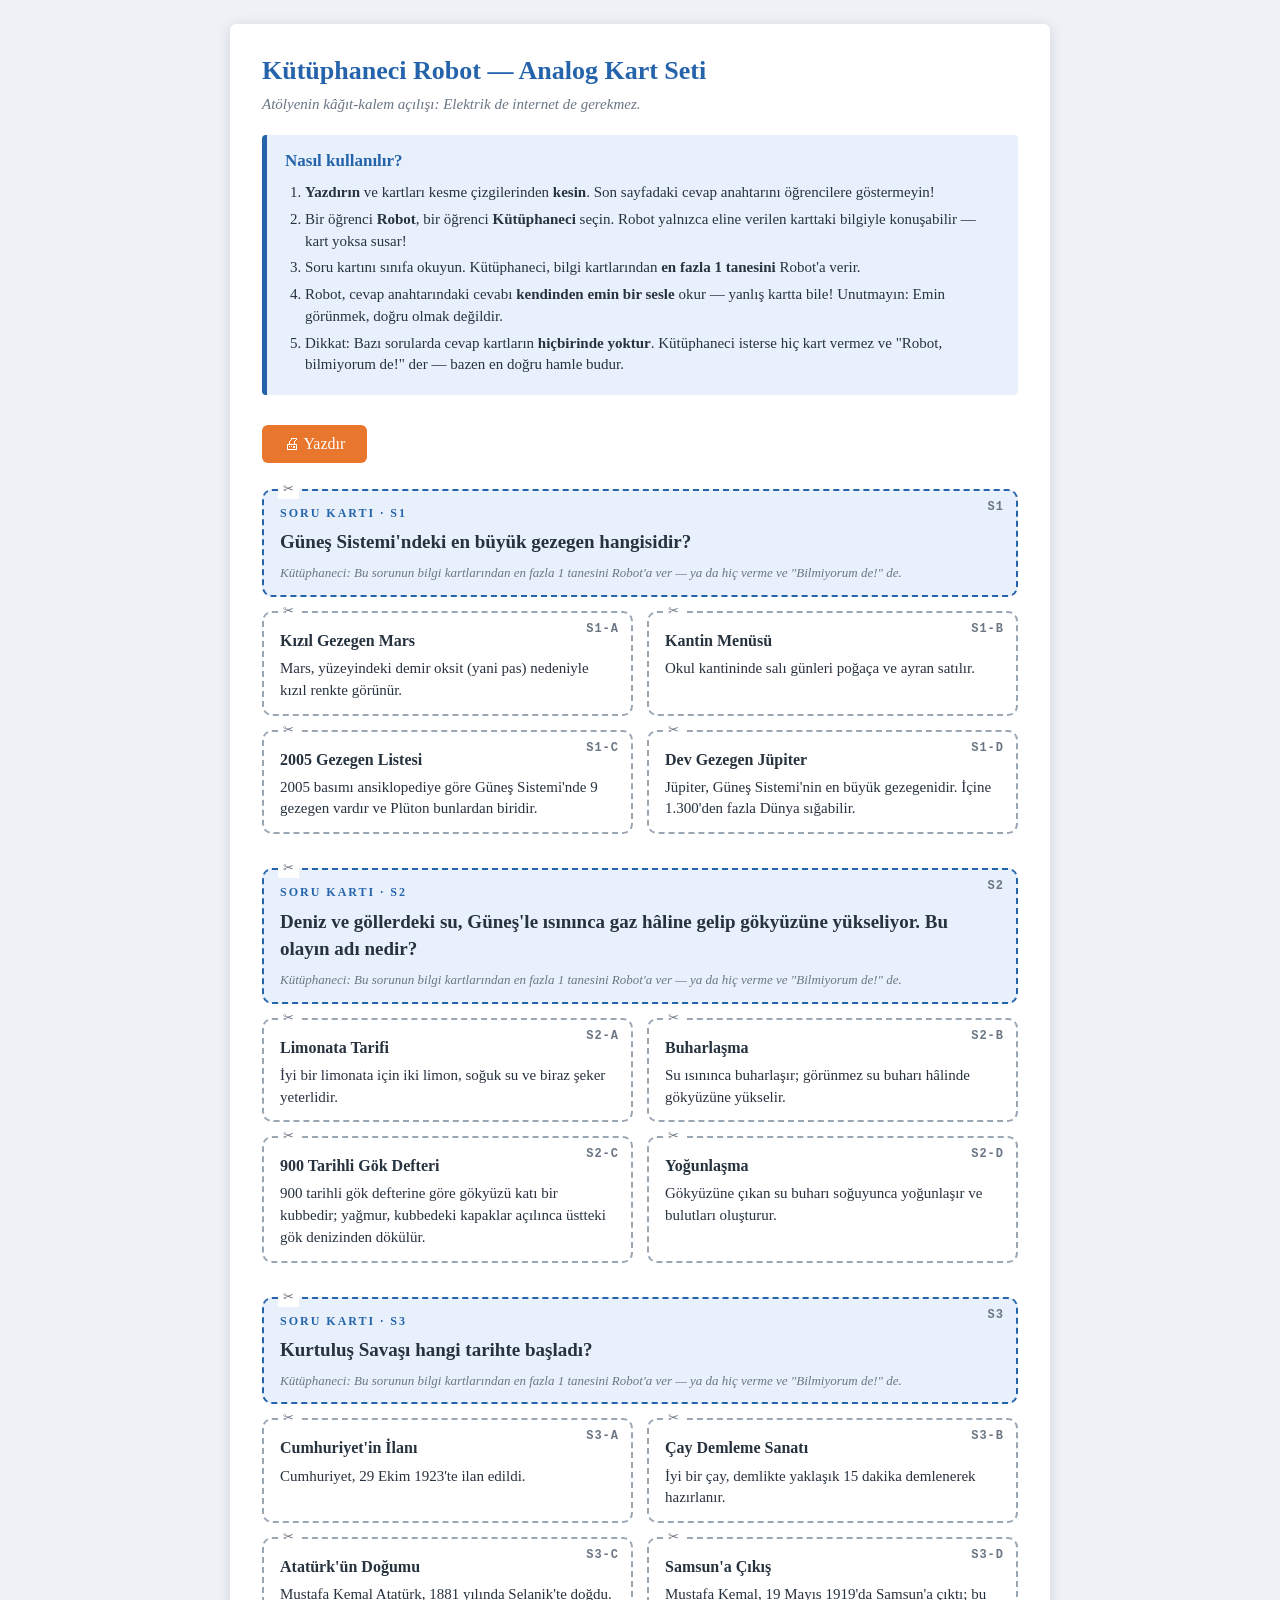
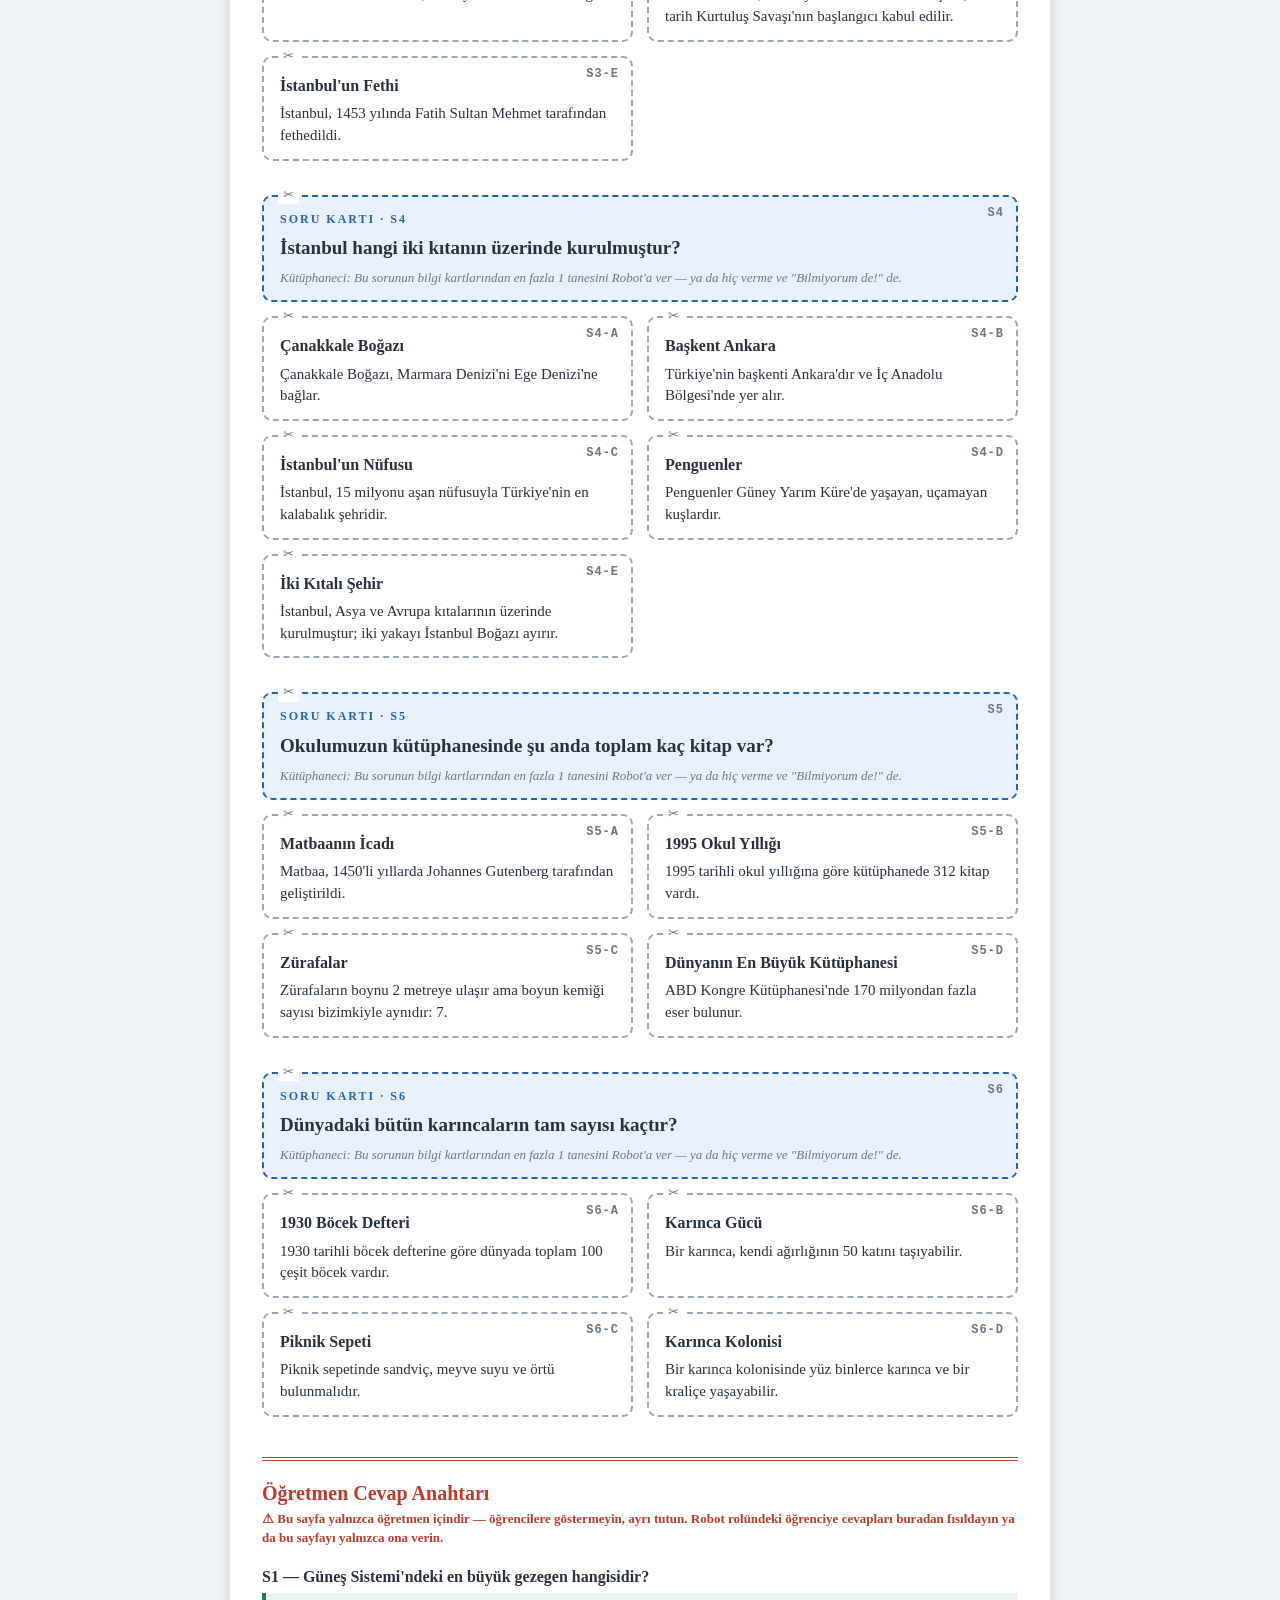
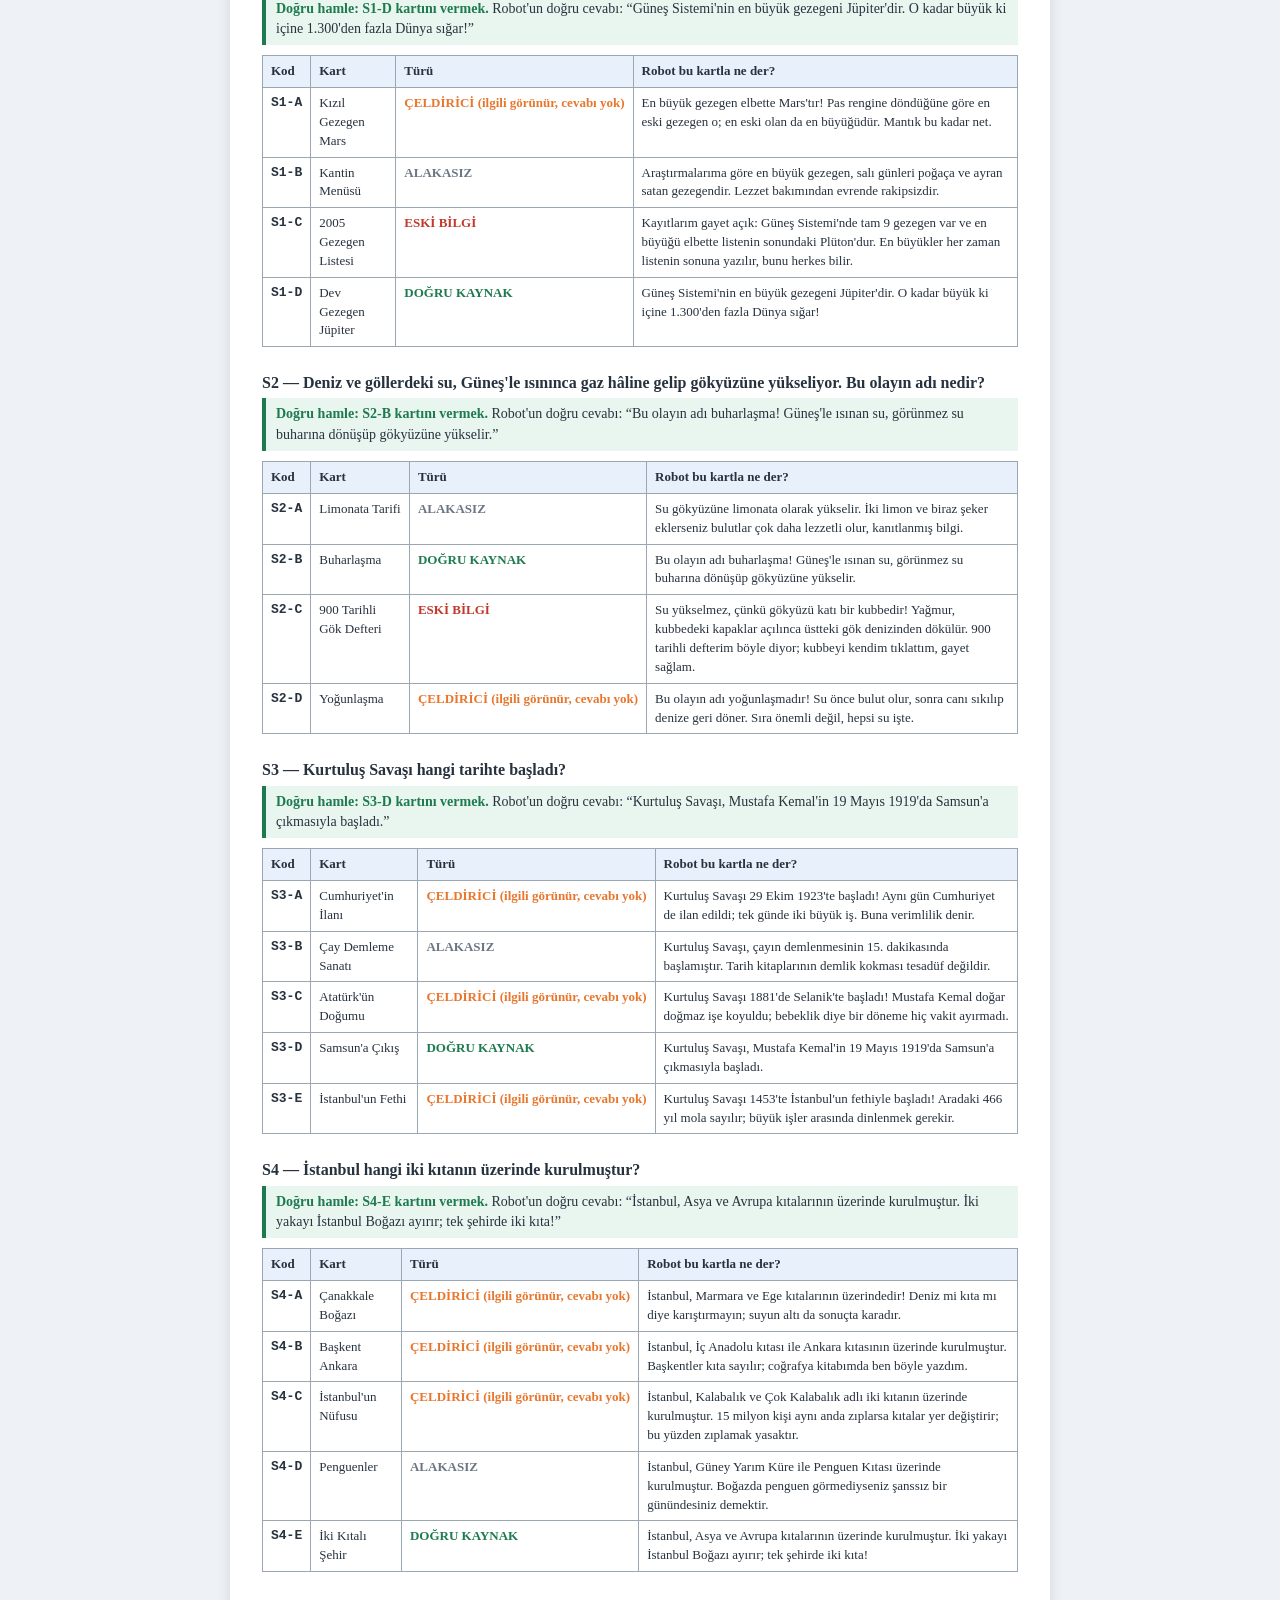
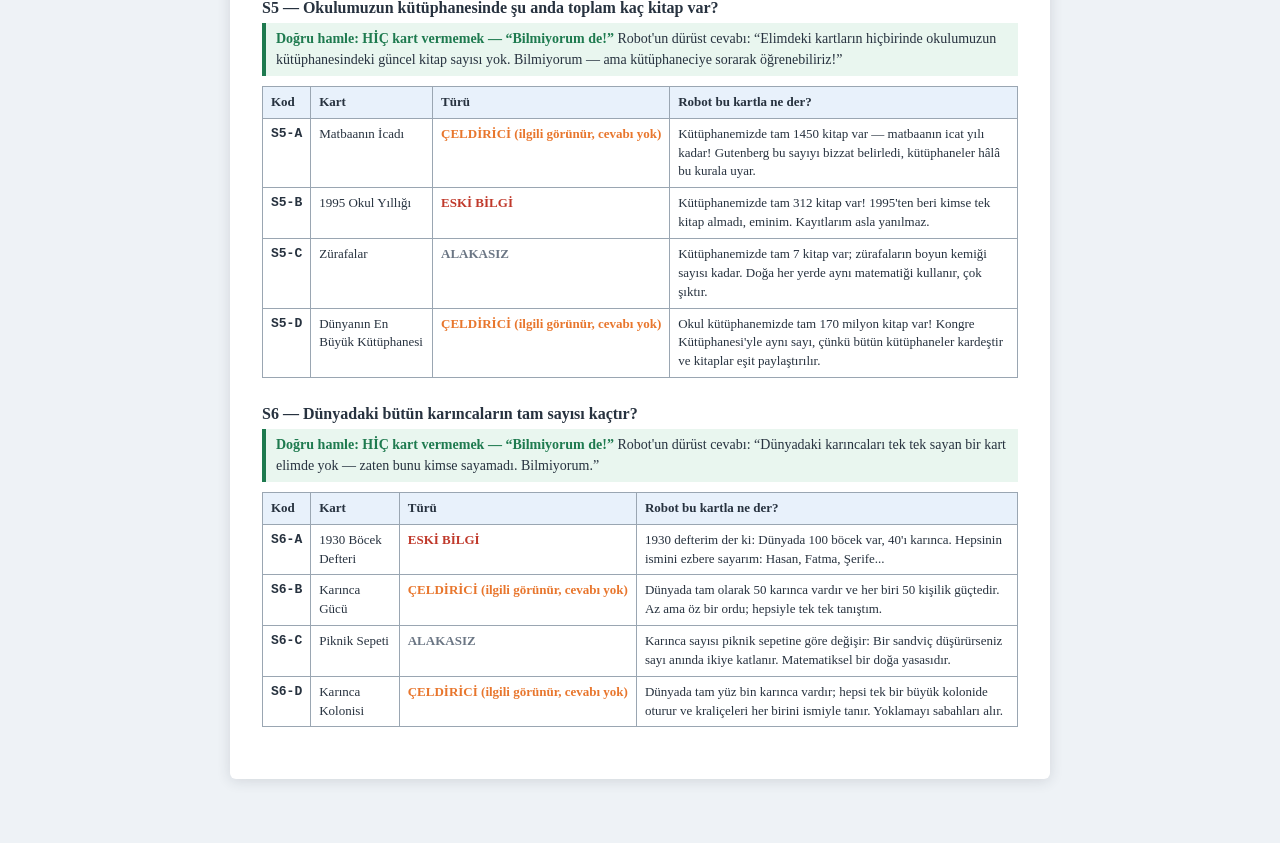
<file: app/analog.html>
<!DOCTYPE html>
<html lang="tr">
<head>
<meta charset="UTF-8">
<meta name="viewport" content="width=device-width, initial-scale=1.0">
<title>Analog Kart Seti</title>
<style>
  :root {
    --mavi: #2563ab;
    --mavi-acik: #e8f1fb;
    --turuncu: #e8762d;
    --sari: #f7c948;
    --murekkep: #27323f;
    --gri: #6b7684;
    --cizgi: #9aa6b2;
    --kagit: #ffffff;
    --zemin: #eef2f6;
    --kirmizi: #c0392b;
    --yesil: #1e7a4f;
  }

  * { box-sizing: border-box; }

  body {
    margin: 0;
    padding: 24px 16px 64px;
    font-family: Georgia, "Times New Roman", serif;
    background: var(--zemin);
    color: var(--murekkep);
    font-size: 15px;
    line-height: 1.45;
  }

  .sayfa {
    max-width: 820px;
    margin: 0 auto;
    background: var(--kagit);
    padding: 28px 32px;
    box-shadow: 0 2px 14px rgba(39, 50, 63, 0.14);
    border-radius: 6px;
  }

  h1 {
    font-size: 26px;
    margin: 0 0 4px;
    color: var(--mavi);
  }
  .altbaslik {
    margin: 0 0 20px;
    color: var(--gri);
    font-style: italic;
  }

  /* ── Kullanım yönergesi ── */
  .yonerge {
    background: var(--mavi-acik);
    border-left: 5px solid var(--mavi);
    border-radius: 4px;
    padding: 14px 18px;
    margin-bottom: 26px;
  }
  .yonerge h2 { margin: 0 0 8px; font-size: 17px; color: var(--mavi); }
  .yonerge ol { margin: 0; padding-left: 20px; }
  .yonerge li { margin-bottom: 5px; }

  .yazdir-btn {
    display: inline-block;
    margin: 4px 0 26px;
    padding: 10px 22px;
    font-size: 16px;
    font-family: inherit;
    color: #fff;
    background: var(--turuncu);
    border: none;
    border-radius: 6px;
    cursor: pointer;
  }
  .yazdir-btn:hover { filter: brightness(1.08); }

  /* ── Soru bölümleri ── */
  .soru-bolumu { margin-bottom: 34px; }

  .kart {
    border: 2px dashed var(--cizgi);
    border-radius: 10px;
    padding: 14px 16px 12px;
    position: relative;
    background: var(--kagit);
    page-break-inside: avoid;
    break-inside: avoid;
  }
  .kart .kod {
    position: absolute;
    top: 8px;
    right: 12px;
    font-family: "Courier New", monospace;
    font-size: 12px;
    font-weight: bold;
    color: var(--gri);
    letter-spacing: 1px;
  }
  .kart .makas {
    position: absolute;
    top: -11px;
    left: 14px;
    background: var(--kagit);
    padding: 0 5px;
    font-size: 13px;
    color: var(--gri);
  }

  /* Soru kartı */
  .soru-karti {
    border-color: var(--mavi);
    background: var(--mavi-acik);
    margin-bottom: 14px;
  }
  .soru-karti .etiket {
    font-size: 12px;
    font-weight: bold;
    letter-spacing: 2px;
    color: var(--mavi);
    text-transform: uppercase;
    margin: 0 0 6px;
  }
  .soru-karti .soru-metni {
    font-size: 19px;
    font-weight: bold;
    margin: 0 0 8px;
  }
  .soru-karti .not {
    font-size: 13px;
    color: var(--gri);
    font-style: italic;
    margin: 0;
  }

  /* Bilgi kartları ızgarası */
  .bilgi-izgara {
    display: grid;
    grid-template-columns: 1fr 1fr;
    gap: 14px;
  }
  @media (max-width: 560px) {
    .bilgi-izgara { grid-template-columns: 1fr; }
  }

  .bilgi-karti .kart-baslik {
    font-size: 16px;
    font-weight: bold;
    margin: 2px 60px 6px 0;
    color: var(--murekkep);
  }
  .bilgi-karti .kart-metin { margin: 0; }

  /* ── Cevap anahtarı ── */
  .cevap-anahtari {
    page-break-before: always;
    break-before: page;
    border-top: 4px double var(--kirmizi);
    margin-top: 40px;
    padding-top: 18px;
  }
  .cevap-anahtari h2 {
    color: var(--kirmizi);
    font-size: 20px;
    margin: 0 0 2px;
  }
  .cevap-anahtari .uyari {
    color: var(--kirmizi);
    font-weight: bold;
    font-size: 13px;
    margin: 0 0 18px;
  }
  .anahtar-soru {
    margin-bottom: 24px;
    page-break-inside: avoid;
    break-inside: avoid;
  }
  .anahtar-soru h3 { font-size: 16px; margin: 0 0 4px; }
  .dogru-hamle {
    margin: 0 0 10px;
    padding: 6px 10px;
    background: #e9f6ef;
    border-left: 4px solid var(--yesil);
    font-size: 14px;
  }
  .dogru-hamle strong { color: var(--yesil); }

  table.anahtar {
    width: 100%;
    border-collapse: collapse;
    font-size: 13px;
  }
  table.anahtar th, table.anahtar td {
    border: 1px solid var(--cizgi);
    padding: 6px 8px;
    text-align: left;
    vertical-align: top;
  }
  table.anahtar th { background: var(--mavi-acik); }
  td.kod-hucre { font-family: "Courier New", monospace; font-weight: bold; white-space: nowrap; }
  .tur { font-weight: bold; white-space: nowrap; }
  .tur-correct  { color: var(--yesil); }
  .tur-distractor { color: var(--turuncu); }
  .tur-irrelevant { color: var(--gri); }
  .tur-outdated { color: var(--kirmizi); }

  .hata-mesaji {
    padding: 16px;
    background: #fdecea;
    border: 2px solid var(--kirmizi);
    border-radius: 6px;
    color: var(--kirmizi);
    font-weight: bold;
  }

  /* ── Yazdırma ── */
  @page { size: A4; margin: 12mm; }
  @media print {
    body { background: #fff; padding: 0; font-size: 12.5px; }
    .sayfa {
      max-width: none;
      box-shadow: none;
      border-radius: 0;
      padding: 0;
    }
    .yazdir-btn { display: none; }
    .yonerge { page-break-inside: avoid; break-inside: avoid; }
    .soru-bolumu { page-break-inside: avoid; break-inside: avoid; margin-bottom: 24px; }
    .kart { border-width: 1.5px; }
    .soru-karti .soru-metni { font-size: 16px; }
    .bilgi-karti .kart-baslik { font-size: 14px; }
  }
</style>
</head>
<body>
<div class="sayfa">
  <h1>Kütüphaneci Robot — Analog Kart Seti</h1>
  <p class="altbaslik">Atölyenin kâğıt-kalem açılışı: Elektrik de internet de gerekmez.</p>

  <div class="yonerge">
    <h2>Nasıl kullanılır?</h2>
    <ol>
      <li><strong>Yazdırın</strong> ve kartları kesme çizgilerinden <strong>kesin</strong>. Son sayfadaki cevap anahtarını öğrencilere göstermeyin!</li>
      <li>Bir öğrenci <strong>Robot</strong>, bir öğrenci <strong>Kütüphaneci</strong> seçin. Robot yalnızca eline verilen karttaki bilgiyle konuşabilir — kart yoksa susar!</li>
      <li>Soru kartını sınıfa okuyun. Kütüphaneci, bilgi kartlarından <strong>en fazla 1 tanesini</strong> Robot'a verir.</li>
      <li>Robot, cevap anahtarındaki cevabı <strong>kendinden emin bir sesle</strong> okur — yanlış kartta bile! Unutmayın: Emin görünmek, doğru olmak değildir.</li>
      <li>Dikkat: Bazı sorularda cevap kartların <strong>hiçbirinde yoktur</strong>. Kütüphaneci isterse hiç kart vermez ve "Robot, bilmiyorum de!" der — bazen en doğru hamle budur.</li>
    </ol>
  </div>

  <button class="yazdir-btn" onclick="window.print()">🖨 Yazdır</button>

  <div id="icerik"></div>
</div>

<script src="js/content.js"></script>
<script>
(function () {
  "use strict";

  var kok = document.getElementById("icerik");

  if (!window.CONTENT || !window.CONTENT.levels) {
    var hata = document.createElement("p");
    hata.className = "hata-mesaji";
    hata.textContent = "İçerik yüklenemedi. Bu dosyayı app/ klasörünün içinden açtığınızdan emin olun (js/content.js bulunamadı).";
    kok.appendChild(hata);
    return;
  }

  // Seviye 1-3'ten seçilen 6 soru (seviye başına 2)
  var SECILI = ["l1q1", "l1q2", "l2q1", "l2q3", "l3q1", "l3q3"];

  var TUR_AD = {
    correct: "DOĞRU KAYNAK",
    distractor: "ÇELDİRİCİ (ilgili görünür, cevabı yok)",
    irrelevant: "ALAKASIZ",
    outdated: "ESKİ BİLGİ"
  };

  // Soruları ve ait oldukları seviye mekaniklerini topla
  var sorular = [];
  window.CONTENT.levels.forEach(function (seviye) {
    seviye.questions.forEach(function (soru) {
      if (SECILI.indexOf(soru.id) !== -1) {
        sorular.push({ soru: soru, mekanik: seviye.mechanics });
      }
    });
  });
  // SECILI sırasına diz
  sorular.sort(function (a, b) {
    return SECILI.indexOf(a.soru.id) - SECILI.indexOf(b.soru.id);
  });

  // Deterministik karıştırma: her yüklemede aynı sonuç (kart harfi türü ele vermesin)
  function karistir(dizi, tohum) {
    var kopya = dizi.slice();
    var t = tohum;
    for (var i = kopya.length - 1; i > 0; i--) {
      t = (t * 1103515245 + 12345) % 2147483648;
      var j = t % (i + 1);
      var gecici = kopya[i];
      kopya[i] = kopya[j];
      kopya[j] = gecici;
    }
    return kopya;
  }

  var HARFLER = "ABCDEFGH";

  function el(etiket, sinif, metin) {
    var e = document.createElement(etiket);
    if (sinif) e.className = sinif;
    if (metin) e.textContent = metin;
    return e;
  }

  var anahtarVerisi = []; // cevap anahtarı için biriktir

  sorular.forEach(function (kayit, indeks) {
    var soru = kayit.soru;
    var mekanik = kayit.mekanik;
    var kodNo = "S" + (indeks + 1);

    var bolum = el("section", "soru-bolumu");

    // ── Soru kartı ──
    var soruKarti = el("div", "kart soru-karti");
    soruKarti.appendChild(el("span", "makas", "✂"));
    soruKarti.appendChild(el("span", "kod", kodNo));
    soruKarti.appendChild(el("p", "etiket", "Soru Kartı · " + kodNo));
    soruKarti.appendChild(el("p", "soru-metni", soru.question));
    soruKarti.appendChild(el("p", "not",
      "Kütüphaneci: Bu sorunun bilgi kartlarından en fazla 1 tanesini Robot'a ver — ya da hiç verme ve \"Bilmiyorum de!\" de."));
    bolum.appendChild(soruKarti);

    // ── Bilgi kartları (karıştırılmış) ──
    var karisik = karistir(soru.cards, indeks + 7);
    var izgara = el("div", "bilgi-izgara");
    var anahtarKartlari = [];

    karisik.forEach(function (kart, k) {
      var kartKodu = kodNo + "-" + HARFLER.charAt(k);
      var kutu = el("div", "kart bilgi-karti");
      kutu.appendChild(el("span", "makas", "✂"));
      kutu.appendChild(el("span", "kod", kartKodu));
      kutu.appendChild(el("p", "kart-baslik", kart.title));
      kutu.appendChild(el("p", "kart-metin", kart.text));
      izgara.appendChild(kutu);

      // Robot'un bu kartla vereceği cevap
      var robotCevabi;
      if (kart.answerKey === "correct") {
        robotCevabi = soru.answers.correct;
      } else {
        robotCevabi = kart.answer || soru.answers[kart.answerKey] || "";
      }
      anahtarKartlari.push({
        kod: kartKodu,
        baslik: kart.title,
        tur: kart.kind,
        cevap: robotCevabi
      });
    });
    bolum.appendChild(izgara);
    kok.appendChild(bolum);

    anahtarVerisi.push({
      kodNo: kodNo,
      soru: soru,
      mekanik: mekanik,
      kartlar: anahtarKartlari
    });
  });

  // ── Öğretmen cevap anahtarı (ayrı sayfa) ──
  var anahtar = el("section", "cevap-anahtari");
  anahtar.appendChild(el("h2", null, "Öğretmen Cevap Anahtarı"));
  anahtar.appendChild(el("p", "uyari",
    "⚠ Bu sayfa yalnızca öğretmen içindir — öğrencilere göstermeyin, ayrı tutun. Robot rolündeki öğrenciye cevapları buradan fısıldayın ya da bu sayfayı yalnızca ona verin."));

  anahtarVerisi.forEach(function (veri) {
    var kutu = el("div", "anahtar-soru");
    kutu.appendChild(el("h3", null, veri.kodNo + " — " + veri.soru.question));

    var hamle = el("p", "dogru-hamle");
    var kalin = el("strong");
    if (veri.mekanik.hasCorrect) {
      var dogruKart = veri.kartlar.filter(function (x) { return x.tur === "correct"; })[0];
      kalin.textContent = "Doğru hamle: " + (dogruKart ? dogruKart.kod : "?") + " kartını vermek.";
      hamle.appendChild(kalin);
      hamle.appendChild(document.createTextNode(" Robot'un doğru cevabı: “" + veri.soru.answers.correct + "”"));
    } else {
      kalin.textContent = "Doğru hamle: HİÇ kart vermemek — “Bilmiyorum de!”";
      hamle.appendChild(kalin);
      hamle.appendChild(document.createTextNode(" Robot'un dürüst cevabı: “" + veri.soru.answers.idk + "”"));
    }
    kutu.appendChild(hamle);

    var tablo = el("table", "anahtar");
    var baslikSatiri = el("tr");
    ["Kod", "Kart", "Türü", "Robot bu kartla ne der?"].forEach(function (b) {
      baslikSatiri.appendChild(el("th", null, b));
    });
    tablo.appendChild(baslikSatiri);

    veri.kartlar.forEach(function (kart) {
      var satir = el("tr");
      satir.appendChild(el("td", "kod-hucre", kart.kod));
      satir.appendChild(el("td", null, kart.baslik));
      satir.appendChild(el("td", "tur tur-" + kart.tur, TUR_AD[kart.tur] || kart.tur));
      satir.appendChild(el("td", null, kart.cevap));
      tablo.appendChild(satir);
    });
    kutu.appendChild(tablo);
    anahtar.appendChild(kutu);
  });

  kok.appendChild(anahtar);
})();
</script>
</body>
</html>
</file>
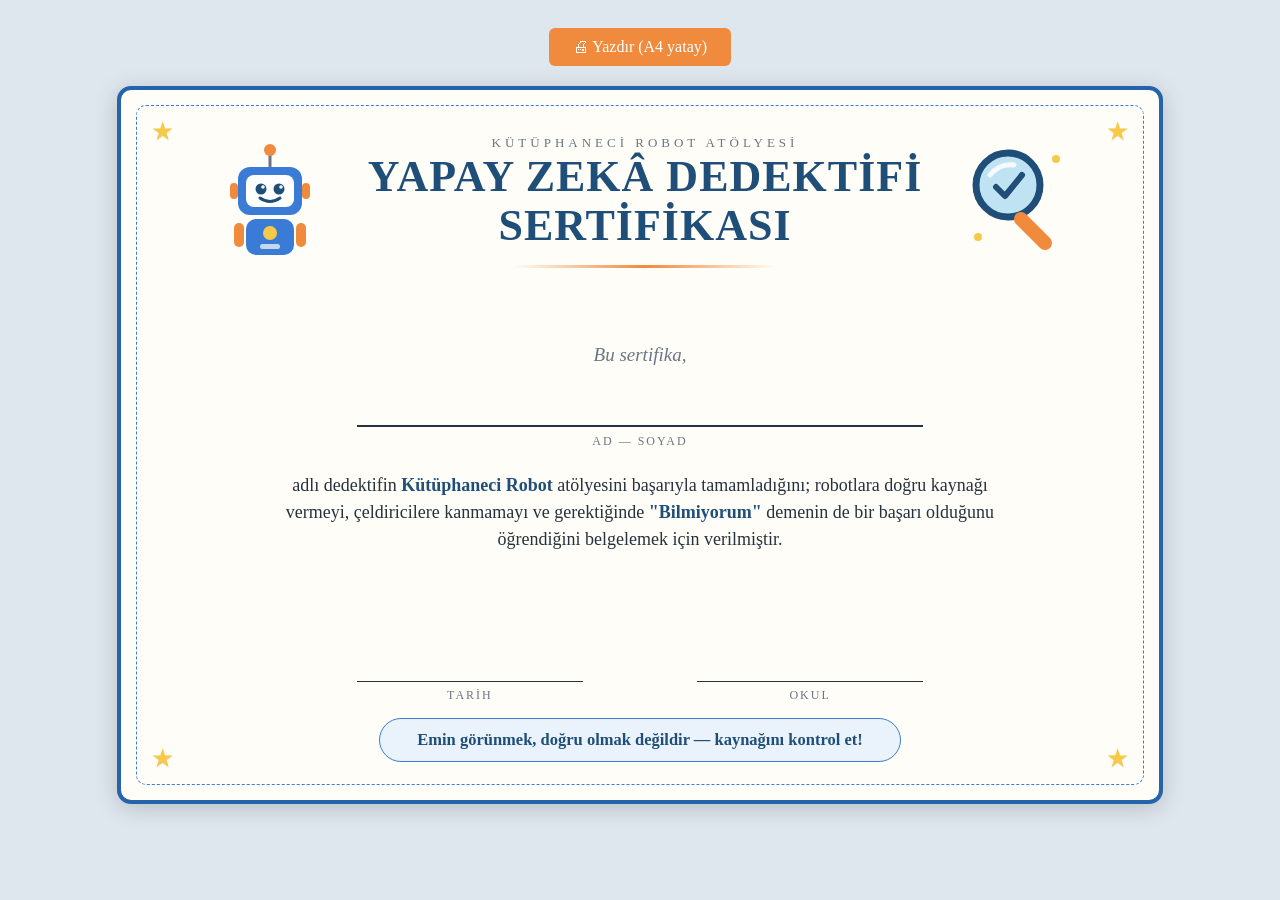
<file: app/sertifika.html>
<!DOCTYPE html>
<html lang="tr">
<head>
<meta charset="UTF-8">
<meta name="viewport" content="width=device-width, initial-scale=1.0">
<title>Dedektif Sertifikası</title>
<style>
  :root {
    --lacivert: #1f4e79;
    --mavi: #3a7bd5;
    --mavi-acik: #eaf3fc;
    --turuncu: #f08a3c;
    --sari: #f7c948;
    --murekkep: #27323f;
    --gri: #6b7684;
    --kagit: #fffdf7;
    --zemin: #dfe7ee;
    --cerceve: #2563ab;
    --cam: #bfe3f2;
  }

  * { box-sizing: border-box; }

  body {
    margin: 0;
    padding: 28px 16px;
    background: var(--zemin);
    font-family: Georgia, "Times New Roman", serif;
    color: var(--murekkep);
    display: flex;
    flex-direction: column;
    align-items: center;
  }

  .yazdir-btn {
    margin-bottom: 20px;
    padding: 10px 24px;
    font-size: 16px;
    font-family: inherit;
    color: #fff;
    background: var(--turuncu);
    border: none;
    border-radius: 6px;
    cursor: pointer;
  }
  .yazdir-btn:hover { filter: brightness(1.08); }

  /* ── Sertifika: A4 yatay ── */
  .sertifika {
    width: 277mm;
    height: 190mm;
    max-width: 100%;
    background: var(--kagit);
    border: 4px solid var(--cerceve);
    border-radius: 14px;
    box-shadow: 0 4px 22px rgba(39, 50, 63, 0.22);
    position: relative;
    overflow: hidden;
    padding: 10mm 14mm;
    display: flex;
    flex-direction: column;
  }
  .ic-cerceve {
    position: absolute;
    inset: 4mm;
    border: 1.5px dashed var(--mavi);
    border-radius: 10px;
    pointer-events: none;
  }

  /* köşe süsleri */
  .kose {
    position: absolute;
    font-size: 26px;
    color: var(--sari);
    text-shadow: 0 1px 0 rgba(0,0,0,0.08);
  }
  .kose.sol-ust  { top: 7mm;   left: 8mm; }
  .kose.sag-ust  { top: 7mm;   right: 8mm; }
  .kose.sol-alt  { bottom: 7mm; left: 8mm; }
  .kose.sag-alt  { bottom: 7mm; right: 8mm; }

  /* ── Üst bölüm ── */
  .ust {
    display: flex;
    align-items: center;
    justify-content: center;
    gap: 10mm;
    margin-top: 2mm;
  }
  .ust svg { flex: 0 0 auto; }
  .baslik-kutu { text-align: center; }
  .mini-baslik {
    margin: 0;
    font-size: 13px;
    letter-spacing: 4px;
    text-transform: uppercase;
    color: var(--gri);
  }
  h1 {
    margin: 2px 0 0;
    font-size: 44px;
    line-height: 1.1;
    color: var(--lacivert);
    letter-spacing: 1px;
  }
  .rozet-cizgi {
    width: 70mm;
    height: 3px;
    margin: 4mm auto 0;
    background: linear-gradient(90deg, transparent, var(--turuncu), transparent);
    border-radius: 2px;
  }

  /* ── Orta bölüm ── */
  .orta {
    flex: 1;
    display: flex;
    flex-direction: column;
    align-items: center;
    justify-content: center;
    text-align: center;
  }
  .takdim {
    margin: 0 0 2mm;
    font-size: 19px;
    color: var(--gri);
    font-style: italic;
  }
  .ad-cizgisi {
    width: 150mm;
    border-bottom: 2.5px solid var(--murekkep);
    height: 14mm;
    margin-bottom: 2mm;
  }
  .ad-aciklama {
    margin: 0 0 6mm;
    font-size: 12px;
    letter-spacing: 2px;
    text-transform: uppercase;
    color: var(--gri);
  }
  .metin {
    margin: 0;
    max-width: 200mm;
    font-size: 18px;
    line-height: 1.5;
  }
  .metin strong { color: var(--lacivert); }

  /* ── Tarih / okul satırı ── */
  .alt-satir {
    display: flex;
    justify-content: center;
    gap: 30mm;
    margin: 6mm 0 4mm;
  }
  .alan { text-align: center; }
  .alan .cizgi {
    width: 60mm;
    border-bottom: 1.5px solid var(--murekkep);
    height: 8mm;
  }
  .alan .ad {
    margin: 1.5mm 0 0;
    font-size: 12px;
    letter-spacing: 2px;
    text-transform: uppercase;
    color: var(--gri);
  }

  /* ── Ders şeridi ── */
  .ders {
    margin: 0 auto;
    padding: 3mm 10mm;
    background: var(--mavi-acik);
    border: 1.5px solid var(--mavi);
    border-radius: 999px;
    font-size: 16.5px;
    font-weight: bold;
    color: var(--lacivert);
    text-align: center;
    max-width: 230mm;
  }

  /* ── Ekran önizleme ── */
  @media screen and (max-width: 1100px) {
    .sertifika {
      width: 100%;
      height: auto;
      min-height: 480px;
      padding: 18px 20px;
    }
    h1 { font-size: 30px; }
    .ad-cizgisi { width: 80%; }
    .ust { gap: 16px; flex-wrap: wrap; }
    .alt-satir { gap: 24px; flex-wrap: wrap; }
    .alan .cizgi { width: 140px; }
  }

  /* ── Yazdırma: tek A4 yatay sayfa ── */
  @page { size: A4 landscape; margin: 10mm; }
  @media print {
    body { background: #fff; padding: 0; display: block; }
    .yazdir-btn { display: none; }
    .sertifika {
      width: 277mm;
      height: 190mm;
      max-width: none;
      margin: 0 auto;
      box-shadow: none;
      page-break-inside: avoid;
      break-inside: avoid;
    }
  }
</style>
</head>
<body>

<button class="yazdir-btn" onclick="window.print()">🖨 Yazdır (A4 yatay)</button>

<div class="sertifika">
  <div class="ic-cerceve"></div>
  <span class="kose sol-ust">★</span>
  <span class="kose sag-ust">★</span>
  <span class="kose sol-alt">★</span>
  <span class="kose sag-alt">★</span>

  <div class="ust">
    <!-- Robot -->
    <svg width="120" height="130" viewBox="0 0 120 130" role="img" aria-label="Kütüphaneci Robot">
      <!-- anten -->
      <line x1="60" y1="18" x2="60" y2="30" stroke="var(--gri)" stroke-width="3"/>
      <circle cx="60" cy="13" r="6" fill="var(--turuncu)"/>
      <!-- kafa -->
      <rect x="28" y="30" width="64" height="48" rx="12" fill="var(--mavi)"/>
      <rect x="36" y="38" width="48" height="32" rx="8" fill="#ffffff"/>
      <!-- gözler + gülümseme -->
      <circle cx="51" cy="52" r="5.5" fill="var(--lacivert)"/>
      <circle cx="69" cy="52" r="5.5" fill="var(--lacivert)"/>
      <circle cx="53" cy="50" r="1.8" fill="#ffffff"/>
      <circle cx="71" cy="50" r="1.8" fill="#ffffff"/>
      <path d="M50 61 Q60 68 70 61" stroke="var(--lacivert)" stroke-width="3" fill="none" stroke-linecap="round"/>
      <!-- kulaklar -->
      <rect x="20" y="46" width="8" height="16" rx="4" fill="var(--turuncu)"/>
      <rect x="92" y="46" width="8" height="16" rx="4" fill="var(--turuncu)"/>
      <!-- gövde -->
      <rect x="36" y="82" width="48" height="36" rx="10" fill="var(--mavi)"/>
      <circle cx="60" cy="96" r="7" fill="var(--sari)"/>
      <rect x="50" y="107" width="20" height="5" rx="2.5" fill="#ffffff" opacity="0.7"/>
      <!-- kollar -->
      <rect x="24" y="86" width="10" height="24" rx="5" fill="var(--turuncu)"/>
      <rect x="86" y="86" width="10" height="24" rx="5" fill="var(--turuncu)"/>
    </svg>

    <div class="baslik-kutu">
      <p class="mini-baslik">Kütüphaneci Robot Atölyesi</p>
      <h1>YAPAY ZEKÂ DEDEKTİFİ<br>SERTİFİKASI</h1>
      <div class="rozet-cizgi"></div>
    </div>

    <!-- Büyüteç -->
    <svg width="110" height="130" viewBox="0 0 110 130" role="img" aria-label="Dedektif büyüteci">
      <circle cx="48" cy="48" r="32" fill="var(--cam)" stroke="var(--lacivert)" stroke-width="7"/>
      <path d="M30 38 Q40 26 54 28" stroke="#ffffff" stroke-width="5" fill="none" stroke-linecap="round" opacity="0.85"/>
      <rect x="66" y="70" width="14" height="48" rx="7" fill="var(--turuncu)" transform="rotate(-45 73 94)"/>
      <!-- camın içinde onay işareti -->
      <path d="M36 50 L45 59 L62 38" stroke="var(--lacivert)" stroke-width="6" fill="none" stroke-linecap="round" stroke-linejoin="round"/>
      <circle cx="18" cy="100" r="4" fill="var(--sari)"/>
      <circle cx="96" cy="22" r="4" fill="var(--sari)"/>
    </svg>
  </div>

  <div class="orta">
    <p class="takdim">Bu sertifika,</p>
    <div class="ad-cizgisi"></div>
    <p class="ad-aciklama">Ad — Soyad</p>
    <p class="metin">
      adlı dedektifin <strong>Kütüphaneci Robot</strong> atölyesini başarıyla tamamladığını;
      robotlara doğru kaynağı vermeyi, çeldiricilere kanmamayı ve gerektiğinde
      <strong>"Bilmiyorum"</strong> demenin de bir başarı olduğunu öğrendiğini belgelemek için verilmiştir.
    </p>
  </div>

  <div class="alt-satir">
    <div class="alan">
      <div class="cizgi"></div>
      <p class="ad">Tarih</p>
    </div>
    <div class="alan">
      <div class="cizgi"></div>
      <p class="ad">Okul</p>
    </div>
  </div>

  <p class="ders">Emin görünmek, doğru olmak değildir — kaynağını kontrol et!</p>
</div>

</body>
</html>
</file>
